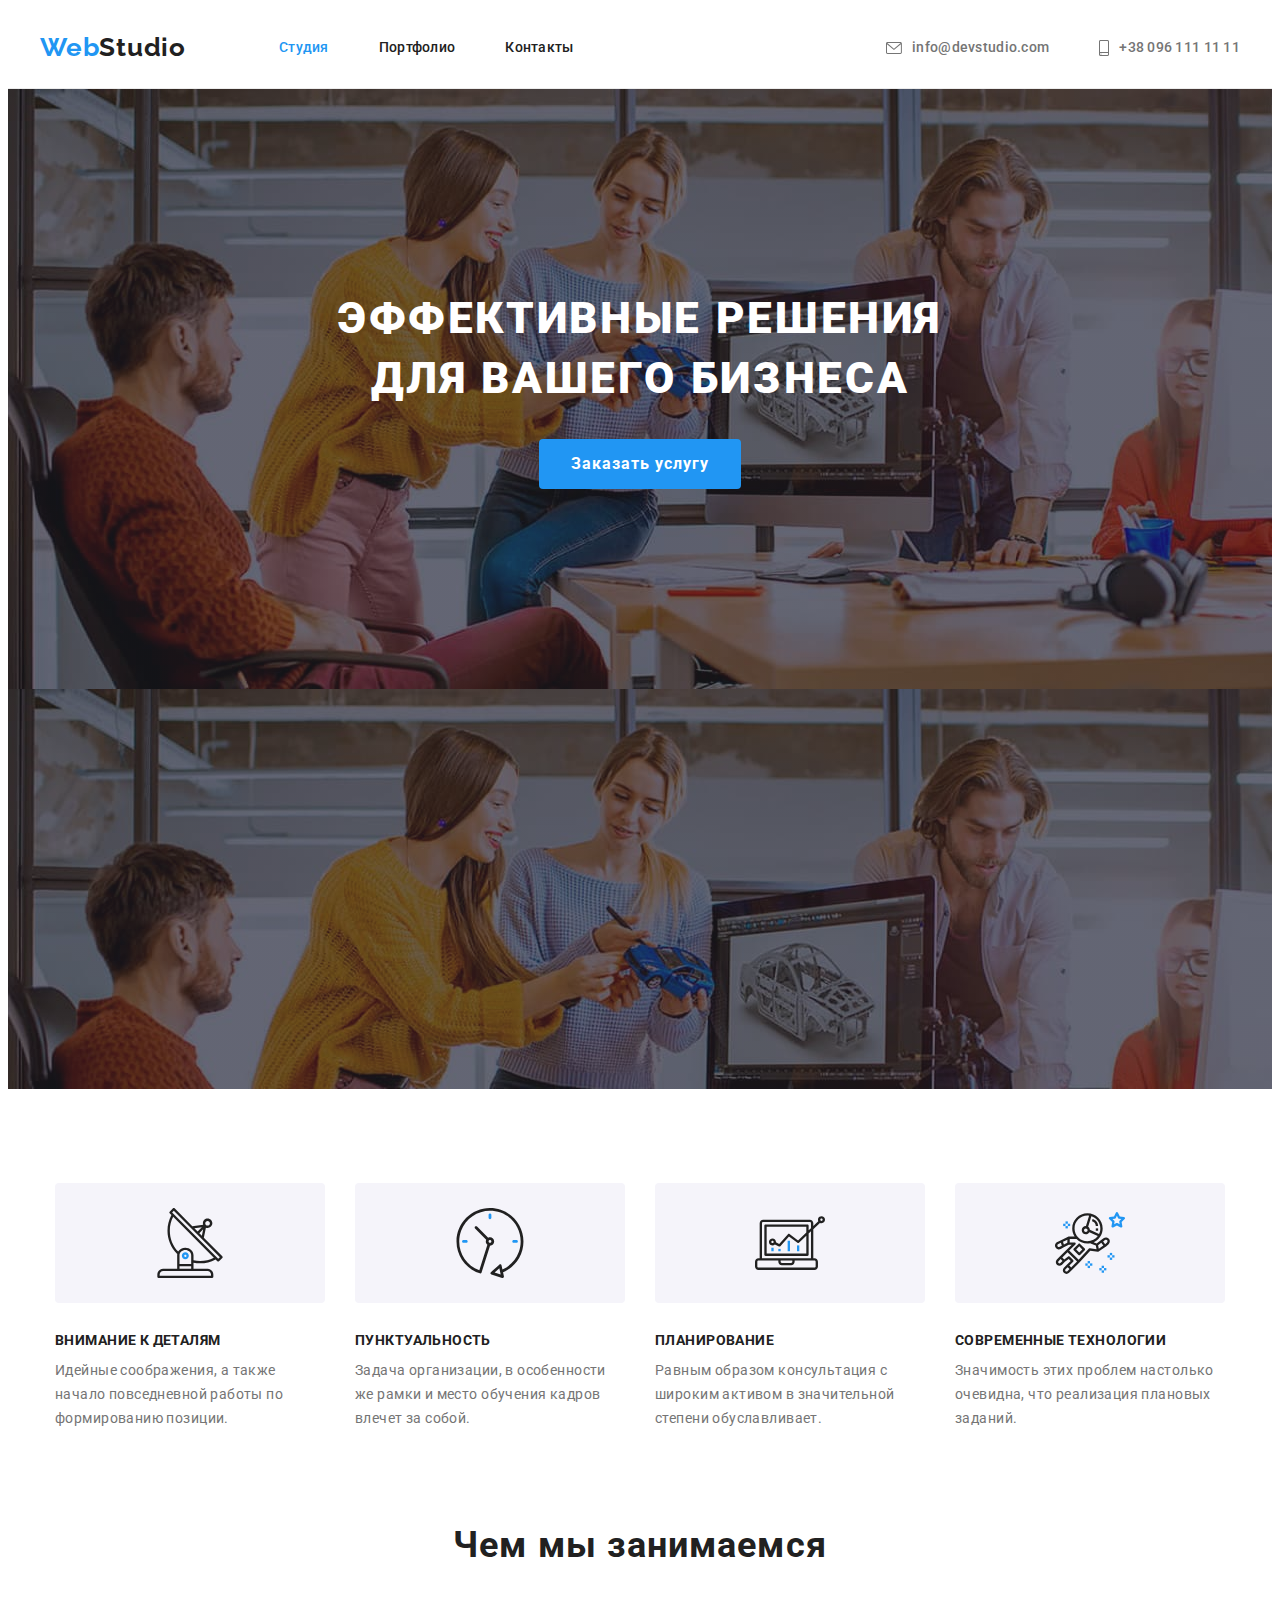
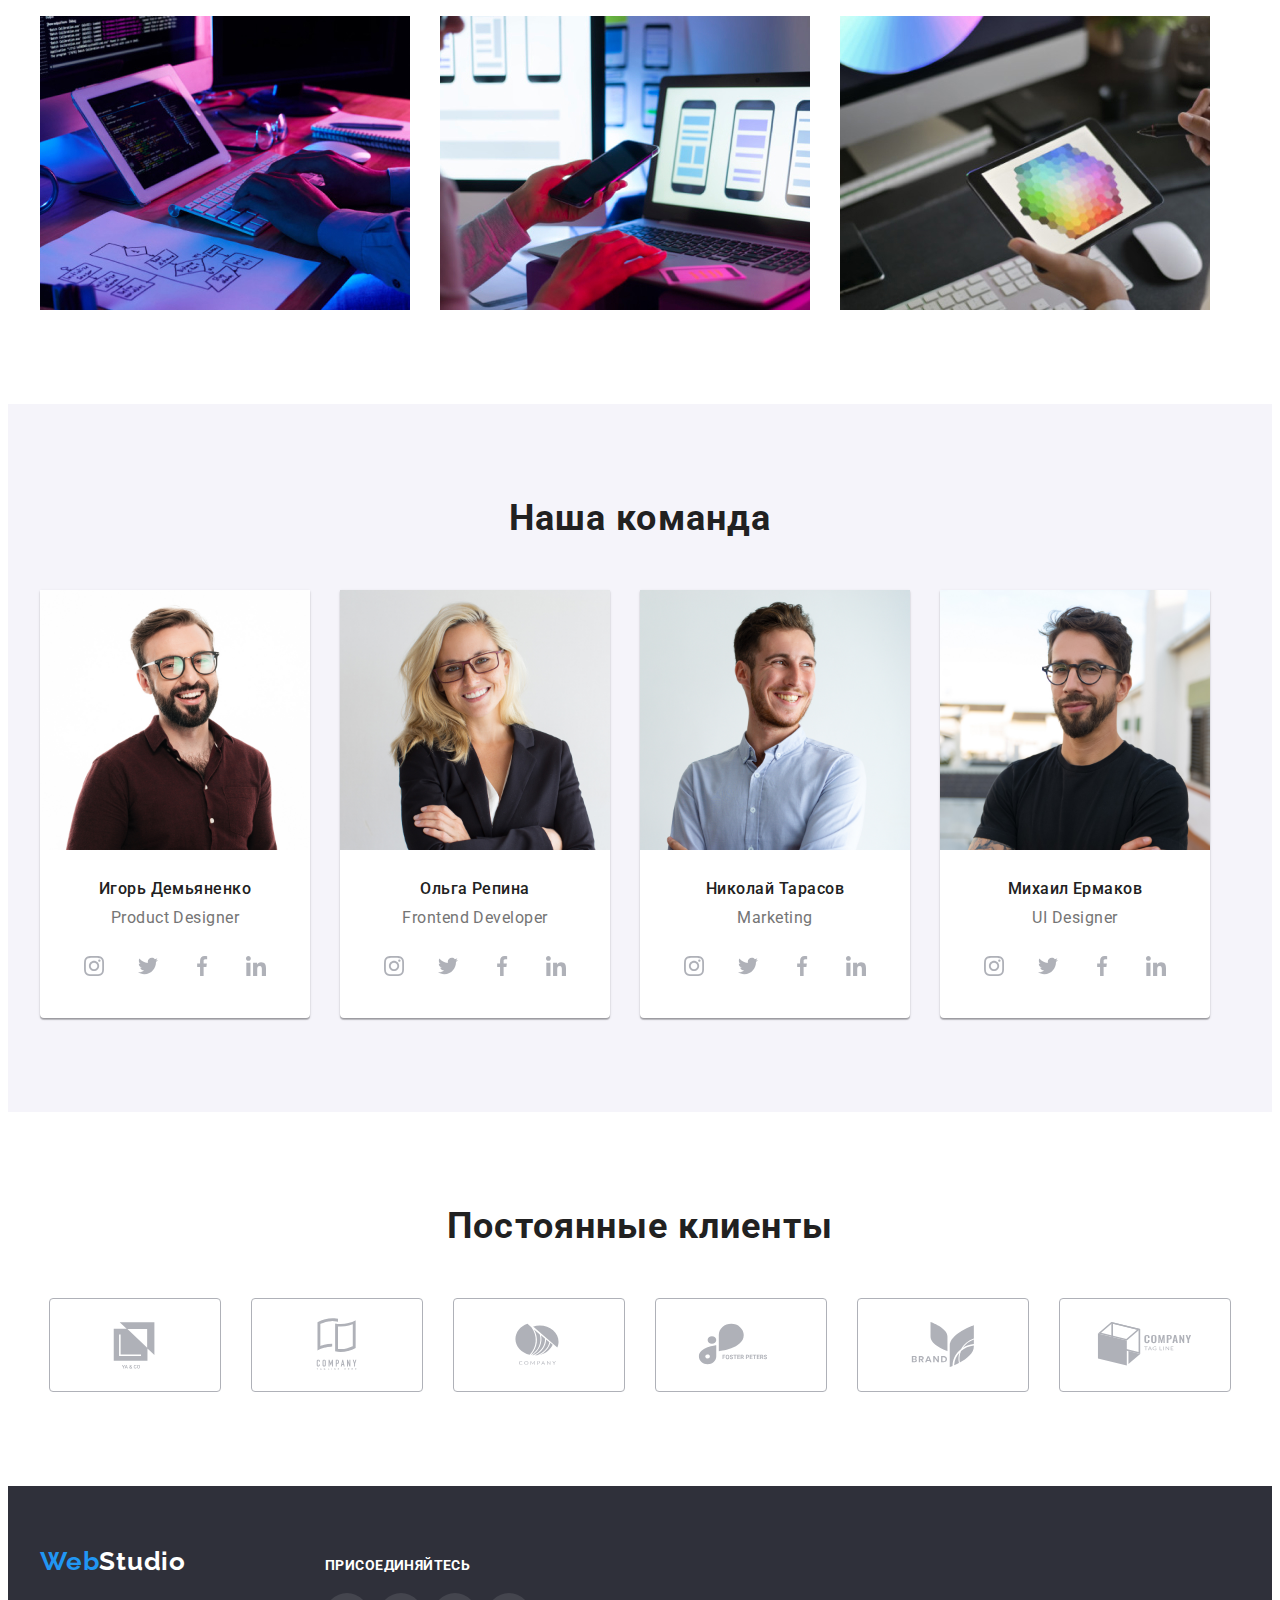
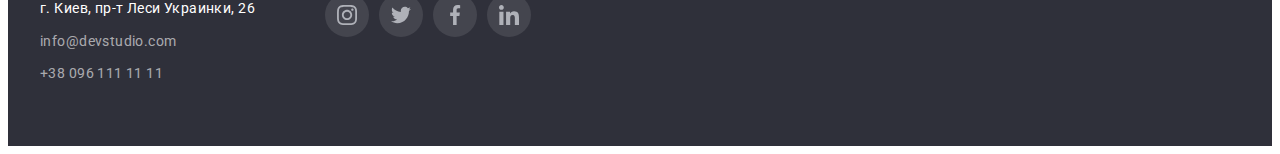
<file: index.html>
<!DOCTYPE html>
<html lang="ru">
  <head>
    <meta charset="UTF-8" />
    <meta http-equiv="X-UA-Compatible" content="IE=edge" />
    <meta name="viewport" content="width=device-width, initial-scale=1.0" />
    <title>WebStudio</title>

    <link rel="preconnect" href="https://fonts.googleapis.com" />
    <link rel="preconnect" href="https://fonts.gstatic.com" crossorigin />
    <link
      href="https://fonts.googleapis.com/css2?family=Raleway:wght@700&family=Roboto:wght@400;500;700;900&display=swap"
      rel="stylesheet"
    />
    <link
      rel="stylesheet"
      href="https://cdnjs.cloudflare.com/ajax/libs/modern-normalize/1.1.0/modern-normalize.min.css"
      integrity="sha512-wpPYUAdjBVSE4KJnH1VR1HeZfpl1ub8YT/NKx4PuQ5NmX2tKuGu6U/JRp5y+Y8XG2tV+wKQpNHVUX03MfMFn9Q=="
      crossorigin="anonymous"
      referrerpolicy="no-referrer"
    />
    <link rel="stylesheet" href="./css/reset.css" />
    <link rel="stylesheet" href="./css/style.css" />
  </head>
  <body>
    <header class="header-section">
      <div class="container">
        <nav class="nav-container">
          <a class="logo-header" href="./index.html"><span class="accent-blue">Web</span>Studio</a>
          <ul class="nav-section">
            <li class="nav-list"><a class="link-header active" href="./index.html">Студия</a></li>
            <li class="nav-list"><a class="link-header" href="./portfolio.html">Портфолио</a></li>
            <li class="nav-list"><a class="link-header" href="">Контакты</a></li>
          </ul>
          <ul class="contacts-section">
            <li class="contacts-items">
              <a class="adress-header link-header" href="mailto:info@devstudio.com">
                <svg class="header-icon" width="16" height="12">
                  <use href="./images/icons.svg#icon-envelope"></use>
                </svg>
                info@devstudio.com</a
              >
            </li>
            <li>
              <a class="adress-header link-header" href="tel:+380961111111">
                <svg class="header-icon" width="10" height="16">
                  <use href="./images/icons.svg#icon-smartphone"></use>
                </svg>
                +38 096 111 11 11</a
              >
            </li>
          </ul>
        </nav>
      </div>
    </header>

    <main>
      <section class="main-section">
        <div class="container">
          <h1 class="main-section-title">Эффективные решения для вашего бизнеса</h1>
          <button class="button-primary" type="button">Заказать услугу</button>
        </div>
      </section>

      <section class="benefits-section">
        <div class="container">
          <ul class="benefits-container">
            <li class="benefits-description">
              <div class="benefits-section-icon">
                <svg width="70" height="70">
                  <use href="./images/icons.svg#icon-antenna"></use>
                </svg>
              </div>
              <h3 class="benefits-title">Внимание к деталям</h3>
              <p class="benefits-text">
                Идейные соображения, а также начало повседневной работы по формированию позиции.
              </p>
            </li>
            <li class="benefits-description">
              <div class="benefits-section-icon">
                <svg width="70" height="70">
                  <use href="./images/icons.svg#icon-clock"></use>
                </svg>
              </div>
              <h3 class="benefits-title">Пунктуальность</h3>
              <p class="benefits-text">
                Задача организации, в особенности же рамки и место обучения кадров влечет за собой.
              </p>
            </li>
            <li class="benefits-description">
              <div class="benefits-section-icon">
                <svg width="70" height="70">
                  <use href="./images/icons.svg#icon-diagram"></use>
                </svg>
              </div>
              <h3 class="benefits-title">Планирование</h3>
              <p class="benefits-text">
                Равным образом консультация с широким активом в значительной степени обуславливает.
              </p>
            </li>
            <li class="benefits-description">
              <div class="benefits-section-icon">
                <svg width="70" height="70">
                  <use href="./images/icons.svg#icon-astronaut"></use>
                </svg>
              </div>
              <h3 class="benefits-title">Современные технологии</h3>
              <p class="benefits-text">
                Значимость этих проблем настолько очевидна, что реализация плановых заданий.
              </p>
            </li>
          </ul>
        </div>
      </section>

      <section class="section-works">
        <div class="container">
          <h2 class="section-title">Чем мы занимаемся</h2>
          <ul class="works-list">
            <li class="works-items">
              <img src="./images/box1.jpg" width="370" alt="Робота за комп'ютером" />
            </li>
            <li class="works-items">
              <img src="./images/img.jpg" width="370" alt="Робота за комп'ютером" />
            </li>
            <li class="works-items">
              <img src="./images/box2.jpg" width="370" alt="Робота за комп'ютером" />
            </li>
          </ul>
        </div>
      </section>

      <section class="section-command">
        <div class="container">
          <h2 class="section-title">Наша команда</h2>
          <ul class="command-list">
            <li class="command-people">
              <img src="./images/people1.jpg" width="270" alt="Игорь Демьяненко" />
              <div class="command-container">
                <h3 class="command-title">Игорь Демьяненко</h3>
                <p class="command-text">Product Designer</p>
                <ul class="command-social-list">
                  <li class="command-social-item">
                    <a href="" class="command-social-link">
                      <svg class="command-social-icon" width="20" height="20">
                        <use href="./images/icons.svg#icon-instagram-2"></use>
                      </svg>
                    </a>
                  </li>
                  <li class="command-social-item">
                    <a href="" class="command-social-link">
                      <svg class="command-social-icon" width="20" height="20">
                        <use href="./images/icons.svg#icon-twitter-1"></use>
                      </svg>
                    </a>
                  </li>
                  <li class="command-social-item">
                    <a href="" class="command-social-link">
                      <svg class="command-social-icon" width="20" height="20">
                        <use href="./images/icons.svg#icon-facebook-1"></use>
                      </svg>
                    </a>
                  </li>
                  <li class="command-social-item">
                    <a href="" class="command-social-link">
                      <svg class="command-social-icon" width="20" height="20">
                        <use href="./images/icons.svg#icon-linkedin-1"></use>
                      </svg>
                    </a>
                  </li>
                </ul>
              </div>
            </li>
            <li class="command-people">
              <img src="./images/people2.jpg" width="270" alt="Ольга Репина" />
              <div class="command-container">
                <h3 class="command-title">Ольга Репина</h3>
                <p class="command-text">Frontend Developer</p>
                <ul class="command-social-list">
                  <li class="command-social-item">
                    <a href="" class="command-social-link">
                      <svg class="command-social-icon" width="20" height="20">
                        <use href="./images/icons.svg#icon-instagram-2"></use>
                      </svg>
                    </a>
                  </li>
                  <li class="command-social-item">
                    <a href="" class="command-social-link">
                      <svg class="command-social-icon" width="20" height="20">
                        <use href="./images/icons.svg#icon-twitter-1"></use>
                      </svg>
                    </a>
                  </li>
                  <li class="command-social-item">
                    <a href="" class="command-social-link">
                      <svg class="command-social-icon" width="20" height="20">
                        <use href="./images/icons.svg#icon-facebook-1"></use>
                      </svg>
                    </a>
                  </li>
                  <li class="command-social-item">
                    <a href="" class="command-social-link">
                      <svg class="command-social-icon" width="20" height="20">
                        <use href="./images/icons.svg#icon-linkedin-1"></use>
                      </svg>
                    </a>
                  </li>
                </ul>
              </div>
            </li>
            <li class="command-people">
              <img src="./images/people3.jpg" width="270" alt="Николай Тарасов" />
              <div class="command-container">
                <h3 class="command-title">Николай Тарасов</h3>
                <p class="command-text">Marketing</p>
                <ul class="command-social-list">
                  <li class="command-social-item">
                    <a href="" class="command-social-link">
                      <svg class="command-social-icon" width="20" height="20">
                        <use href="./images/icons.svg#icon-instagram-2"></use>
                      </svg>
                    </a>
                  </li>
                  <li class="command-social-item">
                    <a href="" class="command-social-link">
                      <svg class="command-social-icon" width="20" height="20">
                        <use href="./images/icons.svg#icon-twitter-1"></use>
                      </svg>
                    </a>
                  </li>
                  <li class="command-social-item">
                    <a href="" class="command-social-link">
                      <svg class="command-social-icon" width="20" height="20">
                        <use href="./images/icons.svg#icon-facebook-1"></use>
                      </svg>
                    </a>
                  </li>
                  <li class="command-social-item">
                    <a href="" class="command-social-link">
                      <svg class="command-social-icon" width="20" height="20">
                        <use href="./images/icons.svg#icon-linkedin-1"></use>
                      </svg>
                    </a>
                  </li>
                </ul>
              </div>
            </li>
            <li class="command-people">
              <img src="./images/people4.jpg" width="270" alt="Михаил Ермаков" />
              <div class="command-container">
                <h3 class="command-title">Михаил Ермаков</h3>
                <p class="command-text">UI Designer</p>
                <ul class="command-social-list">
                  <li class="command-social-item">
                    <a href="" class="command-social-link">
                      <svg class="command-social-icon" width="20" height="20">
                        <use href="./images/icons.svg#icon-instagram-2"></use>
                      </svg>
                    </a>
                  </li>
                  <li class="command-social-item">
                    <a href="" class="command-social-link">
                      <svg class="command-social-icon" width="20" height="20">
                        <use href="./images/icons.svg#icon-twitter-1"></use>
                      </svg>
                    </a>
                  </li>
                  <li class="command-social-item">
                    <a href="" class="command-social-link">
                      <svg class="command-social-icon" width="20" height="20">
                        <use href="./images/icons.svg#icon-facebook-1"></use>
                      </svg>
                    </a>
                  </li>
                  <li class="command-social-item">
                    <a href="" class="command-social-link">
                      <svg class="command-social-icon" width="20" height="20">
                        <use href="./images/icons.svg#icon-linkedin-1"></use>
                      </svg>
                    </a>
                  </li>
                </ul>
              </div>
            </li>
          </ul>
        </div>
      </section>
      <section class="section-clients">
        <div class="container">
          <h2 class="clients-title">Постоянные клиенты</h2>
          <ul class="clients-list">
            <li class="clients-item">
              <a class="clients-link" href="">
                <svg class="clients-icon" width="106" height="60">
                  <use href="./images/icons.svg#icon-Logo-0"></use>
                </svg>
              </a>
            </li>
            <li class="clients-item">
              <a class="clients-link" href="">
                <svg class="clients-icon" width="106" height="60">
                  <use href="./images/icons.svg#icon-Logo-1"></use>
                </svg>
              </a>
            </li>
            <li class="clients-item">
              <a class="clients-link" href="">
                <svg class="clients-icon" width="106" height="60">
                  <use href="./images/icons.svg#icon-Logo-2"></use>
                </svg>
              </a>
            </li>
            <li class="clients-item">
              <a class="clients-link" href="">
                <svg class="clients-icon" width="106" height="60">
                  <use href="./images/icons.svg#icon-Logo-3"></use>
                </svg>
              </a>
            </li>
            <li class="clients-item">
              <a class="clients-link" href="">
                <svg class="clients-icon" width="106" height="60">
                  <use href="./images/icons.svg#icon-Logo-4"></use>
                </svg>
              </a>
            </li>
            <li class="clients-item">
              <a class="clients-link" href="">
                <svg class="clients-icon" width="106" height="60">
                  <use href="./images/icons.svg#icon-Logo-5"></use>
                </svg>
              </a>
            </li>
          </ul>
        </div>
      </section>
    </main>

    <footer class="footer">
      <div class="container">
        <ul class="footer-info">
          <li>
            <a class="logo-footer" href="index.html"
              ><span class="accent-blue">Web</span><span class="accent-white">Studio</span></a
            >
            <ul class="footer-list">
              <li class="footer-item">
                <p class="home-adress">г. Киев, пр-т Леси Украинки, 26</p>
              </li>
              <li class="footer-item">
                <a class="adress-footer link-footer" href="mailto:info@devstudio.com"
                  >info@devstudio.com</a
                >
              </li>
              <li class="footer-item">
                <a class="adress-footer link-footer" href="tel:+380961111111">+38 096 111 11 11</a>
              </li>
            </ul>
          </li>
          <li>
            <div class="right-text">
              <p>присоединяйтесь</p>
              <ul class="footer-social-list">
                <li class="footer-social-item">
                  <a href="" class="footer-social-link">
                    <svg class="footer-social-icon" width="20" height="20">
                      <use href="./images/icons.svg#icon-instagram-2"></use>
                    </svg>
                  </a>
                </li>
                <li class="footer-social-item">
                  <a href="" class="footer-social-link">
                    <svg class="footer-social-icon" width="20" height="20">
                      <use href="./images/icons.svg#icon-twitter-1"></use>
                    </svg>
                  </a>
                </li>
                <li class="footer-social-item">
                  <a href="" class="footer-social-link">
                    <svg class="footer-social-icon" width="20" height="20">
                      <use href="./images/icons.svg#icon-facebook-1"></use>
                    </svg>
                  </a>
                </li>
                <li class="footer-social-item">
                  <a href="" class="footer-social-link">
                    <svg class="footer-social-icon" width="20" height="20">
                      <use href="./images/icons.svg#icon-linkedin-1"></use>
                    </svg>
                  </a>
                </li>
              </ul>
            </div>
          </li>
        </ul>
      </div>
    </footer>
  </body>
</html>
</file>
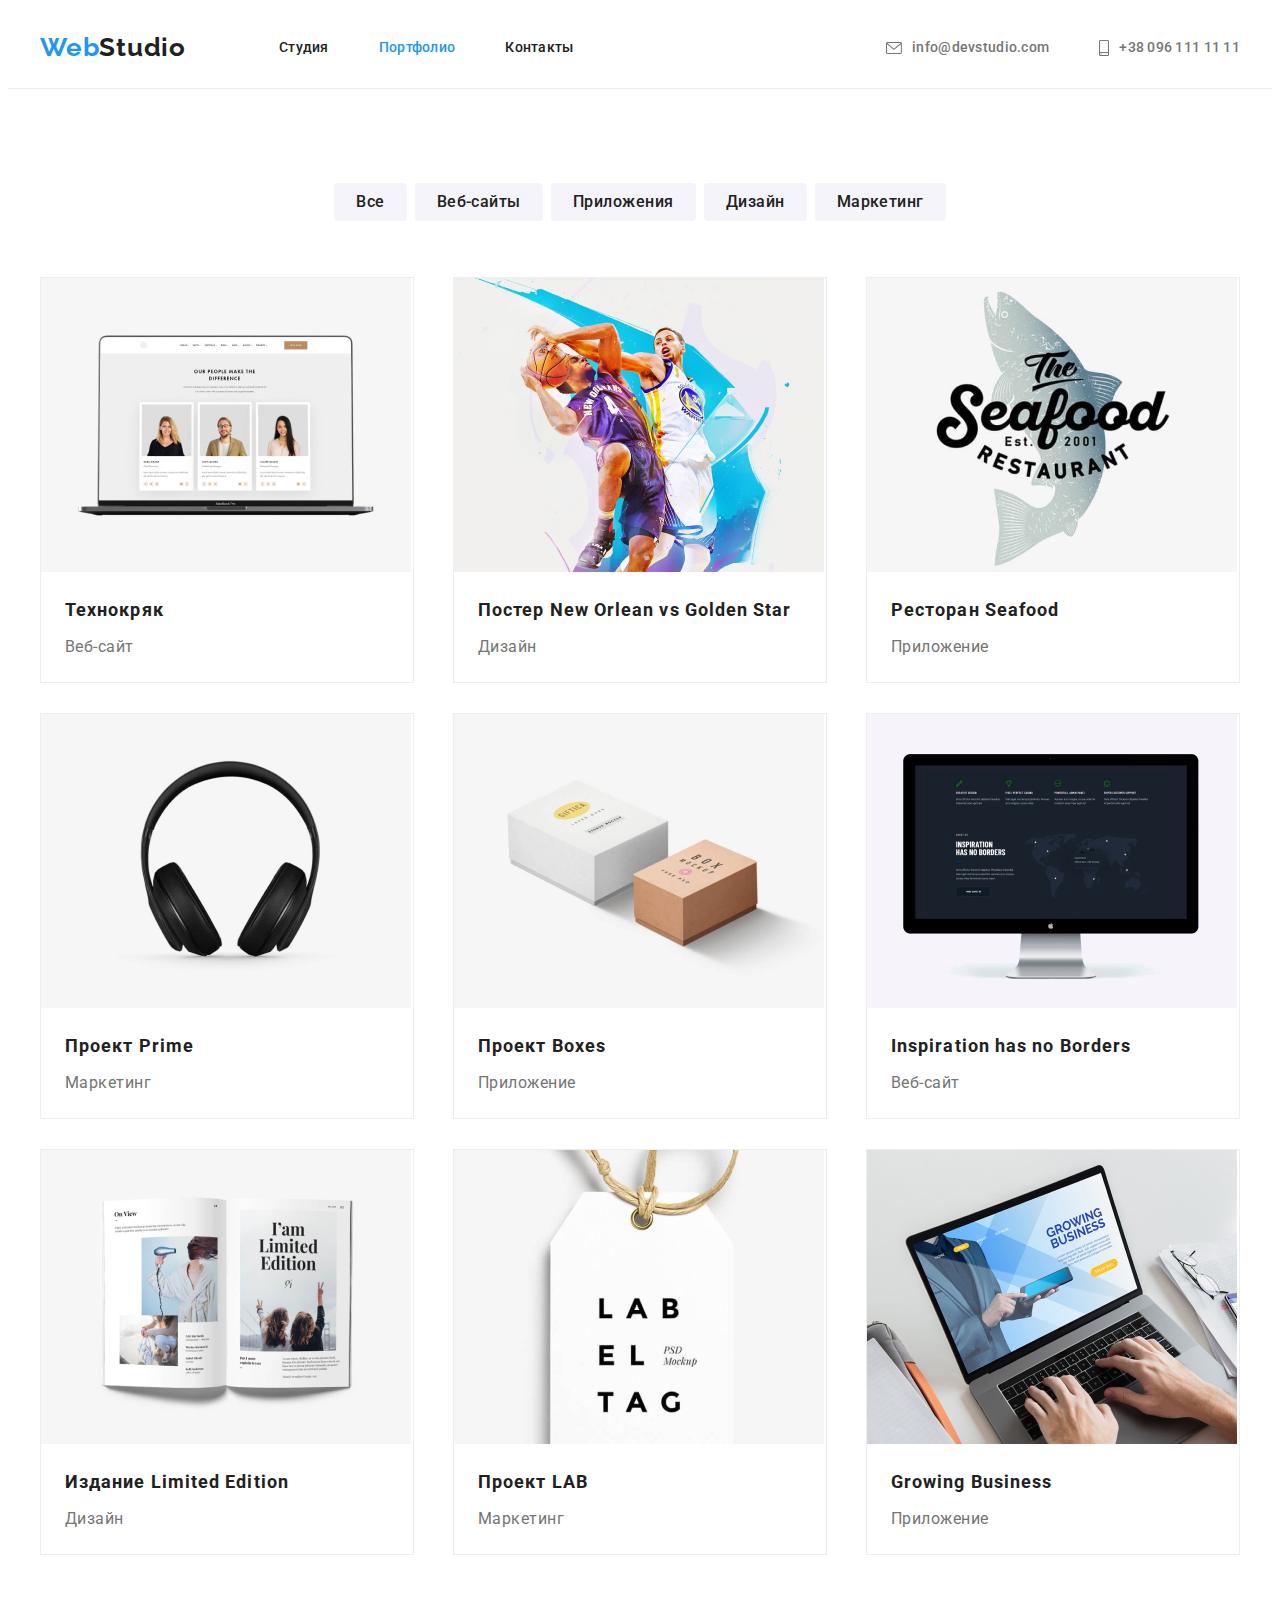
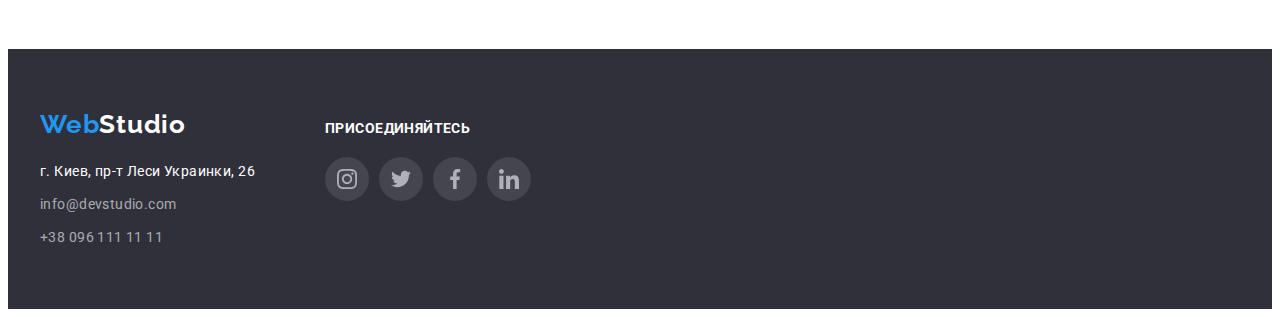
<file: portfolio.html>
<!DOCTYPE html>
<html lang="ru">
  <head>
    <meta charset="UTF-8" />
    <meta http-equiv="X-UA-Compatible" content="IE=edge" />
    <meta name="viewport" content="width=device-width, initial-scale=1.0" />
    <title>WebStudio</title>

    <link rel="preconnect" href="https://fonts.googleapis.com" />
    <link rel="preconnect" href="https://fonts.gstatic.com" crossorigin />
    <link
      href="https://fonts.googleapis.com/css2?family=Raleway:wght@700&family=Roboto:wght@400;500;700;900&display=swap"
      rel="stylesheet"
    />
    <link
      rel="stylesheet"
      href="https://cdnjs.cloudflare.com/ajax/libs/modern-normalize/1.1.0/modern-normalize.min.css"
      integrity="sha512-wpPYUAdjBVSE4KJnH1VR1HeZfpl1ub8YT/NKx4PuQ5NmX2tKuGu6U/JRp5y+Y8XG2tV+wKQpNHVUX03MfMFn9Q=="
      crossorigin="anonymous"
      referrerpolicy="no-referrer"
    />
    <link rel="stylesheet" href="./css/reset.css" />
    <link rel="stylesheet" href="./css/style.css" />
  </head>
  <body>
    <header class="header-section">
      <div class="container">
        <nav class="nav-container">
          <a class="logo-header" href="./index.html"><span class="accent-blue">Web</span>Studio</a>
          <ul class="nav-section">
            <li class="nav-list"><a class="link-header" href="./index.html">Студия</a></li>
            <li class="nav-list">
              <a class="link-header active" href="./portfolio.html">Портфолио</a>
            </li>
            <li class="nav-list"><a class="link-header" href="">Контакты</a></li>
          </ul>
          <ul class="contacts-section">
            <li class="contacts-items">
              <a class="adress-header link-header" href="mailto:info@devstudio.com">
                <svg class="header-icon" width="16" height="12">
                  <use href="./images/icons.svg#icon-envelope"></use>
                </svg>
                info@devstudio.com</a
              >
            </li>
            <li>
              <a class="adress-header link-header" href="tel:+380961111111">
                <svg class="header-icon" width="10" height="16">
                  <use href="./images/icons.svg#icon-smartphone"></use>
                </svg>
                +38 096 111 11 11</a
              >
            </li>
          </ul>
        </nav>
      </div>
    </header>
    <main>
      <section class="photo-portfolio">
        <div class="container">
          <h1 class="visually-hidden">Портфолио</h1>
          <ul class="btn-list">
            <li class="btn-item"><button class="button" type="button">Все</button></li>
            <li class="btn-item"><button class="button" type="button">Веб-сайты</button></li>
            <li class="btn-item"><button class="button" type="button">Приложения</button></li>
            <li class="btn-item"><button class="button" type="button">Дизайн</button></li>
            <li class="btn-item"><button class="button" type="button">Маркетинг</button></li>
          </ul>

          <ul class="portfolio-list">
            <li class="portfolio-item">
              <a href="./">
                <img src="./images/image-portfolio/img1.jpg" width="370" alt="Технокряк" />
                <div class="portfolio-adout">
                  <h3 class="section-all-title">Технокряк</h3>
                  <p class="section-all-text">Веб-сайт</p>
                </div>
              </a>
            </li>
            <li class="portfolio-item">
              <a href="./">
                <img
                  src="./images/image-portfolio/img2.jpg"
                  width="370"
                  alt="Постер New Orlean vs Golden Star"
                />
                <div class="portfolio-adout">
                  <h3 class="section-all-title">Постер New Orlean vs Golden Star</h3>
                  <p class="section-all-text">Дизайн</p>
                </div>
              </a>
            </li>
            <li class="portfolio-item">
              <a href="./">
                <img src="./images/image-portfolio/img3.jpg" width="370" alt="Ресторан Seafood" />
                <div class="portfolio-adout">
                  <h3 class="section-all-title">Ресторан Seafood</h3>
                  <p class="section-all-text">Приложение</p>
                </div>
              </a>
            </li>
            <li class="portfolio-item">
              <a href="./">
                <img src="./images/image-portfolio/img4.jpg" width="370" alt="Проект Prime" />
                <div class="portfolio-adout">
                  <h3 class="section-all-title">Проект Prime</h3>
                  <p class="section-all-text">Маркетинг</p>
                </div>
              </a>
            </li>
            <li class="portfolio-item">
              <a href="./">
                <img src="./images/image-portfolio/img5.jpg" width="370" alt="Проект Boxes" />
                <div class="portfolio-adout">
                  <h3 class="section-all-title">Проект Boxes</h3>
                  <p class="section-all-text">Приложение</p>
                </div>
              </a>
            </li>
            <li class="portfolio-item">
              <a href="./"
                ><img
                  src="./images/image-portfolio/img6.jpg"
                  width="370"
                  alt="Inspiration has no Borders"
                />
                <div class="portfolio-adout">
                  <h3 class="section-all-title">Inspiration has no Borders</h3>
                  <p class="section-all-text">Веб-сайт</p>
                </div>
              </a>
            </li>
            <li class="portfolio-item">
              <a href="./">
                <img
                  src="./images/image-portfolio/img7.jpg"
                  width="370"
                  alt="Издание Limited Edition"
                />
                <div class="portfolio-adout">
                  <h3 class="section-all-title">Издание Limited Edition</h3>
                  <p class="section-all-text">Дизайн</p>
                </div>
              </a>
            </li>
            <li class="portfolio-item">
              <a href="./">
                <img src="./images/image-portfolio/img8.jpg" width="370" alt="Проект LAB" />
                <div class="portfolio-adout">
                  <h3 class="section-all-title">Проект LAB</h3>
                  <p class="section-all-text">Маркетинг</p>
                </div>
              </a>
            </li>
            <li class="portfolio-item">
              <a href="./">
                <img src="./images/image-portfolio/img9.jpg" width="370" alt="Growing Business" />
                <div class="portfolio-adout">
                  <h3 class="section-all-title">Growing Business</h3>
                  <p class="section-all-text">Приложение</p>
                </div>
              </a>
            </li>
          </ul>
        </div>
      </section>
    </main>

    <footer class="footer">
      <div class="container">
        <ul class="footer-info">
          <li>
            <a class="logo-footer" href="index.html"
              ><span class="accent-blue">Web</span><span class="accent-white">Studio</span></a
            >
            <ul class="footer-list">
              <li class="footer-item">
                <p class="home-adress">г. Киев, пр-т Леси Украинки, 26</p>
              </li>
              <li class="footer-item">
                <a class="adress-footer link-footer" href="mailto:info@devstudio.com"
                  >info@devstudio.com</a
                >
              </li>
              <li class="footer-item">
                <a class="adress-footer link-footer" href="tel:+380961111111">+38 096 111 11 11</a>
              </li>
            </ul>
          </li>
          <li>
            <div class="right-text">
              <p>присоединяйтесь</p>
              <ul class="footer-social-list">
                <li class="footer-social-item">
                  <a href="" class="footer-social-link">
                    <svg class="footer-social-icon" width="20" height="20">
                      <use href="./images/icons.svg#icon-instagram-2"></use>
                    </svg>
                  </a>
                </li>
                <li class="footer-social-item">
                  <a href="" class="footer-social-link">
                    <svg class="footer-social-icon" width="20" height="20">
                      <use href="./images/icons.svg#icon-twitter-1"></use>
                    </svg>
                  </a>
                </li>
                <li class="footer-social-item">
                  <a href="" class="footer-social-link">
                    <svg class="footer-social-icon" width="20" height="20">
                      <use href="./images/icons.svg#icon-facebook-1"></use>
                    </svg>
                  </a>
                </li>
                <li class="footer-social-item">
                  <a href="" class="footer-social-link">
                    <svg class="footer-social-icon" width="20" height="20">
                      <use href="./images/icons.svg#icon-linkedin-1"></use>
                    </svg>
                  </a>
                </li>
              </ul>
            </div>
          </li>
        </ul>
      </div>
    </footer>
  </body>
</html>
</file>
<file: css/style.css>
/* главный цвет шрифта #212121; */
/* вторичный цвет фона #757575; */
/* белый #FFFFFF; */
/* акцент #2196F3; */
/* фон главной секции студии и футера #2F303A; */
/* фон секции наша команда и кнопок в портфолио #F5F4FA; */
/* цвет ссылок футера #rgba(255, 255, 255, 0.6); */

:root {
  --main-text-color: #212121;
  --secont-text-color: #757575;
  --white-text-color: #ffffff;
  --accent: #2196f3;
  --background-main-section-studio-and-footer: #2f303a;
  --background-section-command-and-button-portfolio: #f5f4fa;
  --icon-color: #afb1b8;
}

body {
  background-color: var(--white-text-color);
  color: var(--main-text-color);
  font-family: roboto, sans-serif;
}

.container {
  width: 1200px;
  margin: 0 auto;
  padding-left: 15px;
  padding-right: 15px;
}
/*-----------------ХЕДЕР-------------- */
.header-section {
  border-bottom: 1px solid #ececec;
}
/* Логотип */

.logo-header {
  padding: 24px 0px 25px 0px;
  margin-right: 93px;

  color: var(--main-text-color);
  font-family: Raleway, sans-serif;
  font-weight: 700;
  font-size: 26px;
  line-height: 1.2;
  letter-spacing: 0.03em;
  text-decoration: none;
  display: flex;
}
.logo-footer {
  margin-bottom: 20px;

  color: var(--main-text-color);
  font-family: Raleway, sans-serif;
  font-weight: 700;
  font-size: 26px;
  line-height: 1.2;
  letter-spacing: 0.03em;
  text-decoration: none;
  display: flex;
}
.accent-blue {
  color: var(--accent);
}
.accent-white {
  color: var(--white-text-color);
}
.footer {
  background-color: var(--background-main-section-studio-and-footer);
  padding: 60px 0px 60px 0px;
  margin: 0px auto;
}

/* Оформление кнопок */

.button {
  display: inline-block;
  margin: 0 auto;
  padding: 6px 22px;
  border-radius: 4px;
  border: none;

  color: var(--main-text-color);
  background-color: var(--background-section-command-and-button-portfolio);
  font-family: inherit;
  font-weight: 500;
  font-size: 16px;
  line-height: 1.62;
  letter-spacing: 0.03em;
}

.button:hover,
.button:focus {
  display: inline-block;
  margin: 0 auto;
  padding: 6px 22px;
  border-radius: 4px;
  border: none;

  color: var(--white-text-color);
  background-color: var(--accent);
  font-family: inherit;
  font-weight: 500;
  font-size: 16px;
  line-height: 1.62;
  letter-spacing: 0.03em;
}

.button-primary {
  display: inline-block;
  border-radius: 4px;
  min-width: 200px;
  padding: 10px 32px;
  border: none;
  color: var(--white-text-color);
  background-color: var(--accent);

  font-family: inherit;
  font-weight: 700;
  font-size: 16px;
  line-height: 1.87;
  letter-spacing: 0.06em;
  text-align: center;
}
/* Ссылки шапки */
.nav-container {
  display: flex;
  align-items: center;
}
.nav-section {
  display: flex;
}

.nav-list {
  margin-right: 50px;
}
.nav-list:last-child {
  margin-right: 0px;
}

.contacts-section {
  display: flex;
  margin-left: auto;
}

.link-header {
  padding: 32px 0px;

  display: flex;
  align-items: center;

  color: var(--main-text-color);
  font-weight: 500;
  font-size: 14px;
  line-height: 1.14;
  letter-spacing: 0.02em;
  text-decoration: none;
}

.link-header:hover,
.link-header:focus {
  color: var(--accent);
  font-weight: 500;
  font-size: 14px;
  line-height: 1.14;
  letter-spacing: 0.02em;
  text-decoration: none;
}

.header-icon {
  fill: var(--secont-text-color);
  margin-right: 10px;
}
.link-header:hover svg,
.link-header:focus svg {
  fill: var(--accent);
}

.active {
  color: var(--accent);
  font-weight: 500;
  font-size: 14px;
  line-height: 1.14;
  letter-spacing: 0.02em;
  text-decoration: none;
}
/* Ссылки подвала */
.link-footer {
  color: var(--color-a-footer);
  font-weight: 400;
  font-size: 14px;
  line-height: 1.7;
  letter-spacing: 0.03em;
  text-decoration: none;
}
.link-footer:hover {
  color: var(--accent);
  font-weight: 400;
  font-size: 14px;
  line-height: 1.7;
  letter-spacing: 0.03em;
  text-decoration: none;
}
.link-footer:focus {
  color: var(--accent);
  font-weight: 400;
  font-size: 14px;
  line-height: 1.7;
  letter-spacing: 0.03em;
  text-decoration: none;
}
.home-adress {
  display: inline-block;
  color: var(--white-text-color);
  font-weight: 400;
  font-size: 14px;
  line-height: 1.7;
  letter-spacing: 0.03em;
}
.adress-header {
  color: var(--secont-text-color);
}

.contacts-items:first-child {
  margin-right: 50px;
}

.adress-footer {
  color: rgba(255, 255, 255, 0.6);
}
/* Главная секция */
.main-section {
  max-width: 1600px;
  min-height: 600px;
  margin: 0 auto;

  background-color: var(--background-main-section-studio-and-footer);
  background-image: linear-gradient(rgba(47, 48, 58, 0.4), rgba(47, 48, 58, 0.4)),
    url(../images/bg-img.jpg);
  text-align: center;
  padding-top: 200px;
  padding-bottom: 200px;
}
.main-section-title {
  color: var(--white-text-color);
  font-weight: 900;
  font-size: 44px;
  line-height: 1.36;

  letter-spacing: 0.06em;
  text-transform: uppercase;

  max-width: 696px;
  padding-bottom: 30px;
  margin: 0 auto;
}

/* Секция преимущества */
.benefits-section {
  padding: 94px 0px 47px 0px;
}

.benefits-container {
  display: flex;
  justify-content: center;
}
.benefits-title {
  color: var(--main-text-color);
  font-weight: 700;
  font-size: 14px;
  line-height: 1.14;
  letter-spacing: 0.03em;
  text-transform: uppercase;

  margin-bottom: 10px;
}

.benefits-description {
  margin-right: 30px;
}
.benefits-description:last-child {
  margin-right: 0px;
}

.benefits-text {
  color: var(--secont-text-color);
  font-weight: 400;
  font-size: 14px;
  line-height: 1.7;
  letter-spacing: 0.03em;
  max-width: 270px;
}

.benefits-section-icon {
  width: 270px;
  height: 120px;
  background-color: var(--background-section-command-and-button-portfolio);
  border-radius: 4px;
  display: flex;
  justify-content: center;
  align-items: center;

  margin-bottom: 30px;
}

/* Секция чем мы занимаемся */
.section-works {
  padding-top: 47px;
  padding-bottom: 94px;
}

.works-list {
  display: flex;
  margin-right: -30px;
}

.works-items {
  margin-right: 30px;
  width: 370px;
}

.section-title {
  color: var(--main-text-color);
  font-weight: bold;
  font-size: 36px;
  line-height: 1.16;
  text-align: center;
  letter-spacing: 0.03em;

  margin-bottom: 50px;
}
/* Секция наша команда */
.section-command {
  background-color: var(--background-section-command-and-button-portfolio);
  padding-top: 94px;
  padding-bottom: 94px;
  text-align: center;
}

.command-container {
  padding: 30px 0px;
}
.command-people {
  background-color: var(--white-text-color);
  width: 270px;
  margin-right: 30px;
  box-shadow: 0px 1px 3px rgba(0, 0, 0, 0.12), 0px 1px 1px rgba(0, 0, 0, 0.14),
    0px 2px 1px rgba(0, 0, 0, 0.2);
  border-radius: 0px 0px 4px 4px;
}

.command-people:last-child {
  margin-right: 0px;
}

.command-title {
  margin-bottom: 10px;

  color: var(--main-text-color);
  font-weight: 500;
  font-size: 16px;
  line-height: 1.18;
  letter-spacing: 0.03em;
}

.command-list {
  display: flex;
  flex-wrap: wrap;
}

.command-text {
  color: var(--secont-text-color);
  font-weight: 400;
  font-size: 16px;
  line-height: 1.18;
  letter-spacing: 0.03em;

  margin-bottom: 16px;
}

/* Порфолио */

/* Секция все */

.btn-list {
  display: flex;
  justify-content: center;
  margin-bottom: 56px;
}

.btn-item {
  margin-right: 8px;
}
.btn-item:last-child {
  margin-right: 0;
}

.btn-item:hover,
.btn-item:focus {
  box-shadow: 0px 3px 1px rgba(0, 0, 0, 0.1), 0px 1px 2px rgba(0, 0, 0, 0.08),
    0px 2px 2px rgba(0, 0, 0, 0.12);
  border-radius: 4px;
}

.visually-hidden {
  position: absolute;
  width: 1px;
  height: 1px;
  margin: -1px;
  padding: 0;
  overflow: hidden;
  border: 0;
  clip: rect(0 0 0 0);
}
.portfolio-list {
  display: flex;
  flex-wrap: wrap;
  justify-content: space-between;
}

.portfolio-item {
  margin-bottom: 30px;

  background-color: var(--white-text-color);
  width: 372px;

  border: 1px solid #eeeeee;
}

.portfolio-item:hover {
  box-shadow: 0px 1px 1px rgba(0, 0, 0, 0.12), 0px 4px 4px rgba(0, 0, 0, 0.06),
    1px 4px 6px rgba(0, 0, 0, 0.16);
}

.portfolio-item:nth-child(n + 7) {
  margin-bottom: 0;
}
.portfolio-adout {
  padding: 20px 24px;
}
.section-all-title {
  margin-bottom: 4px;

  color: var(--main-text-color);
  font-weight: 700;
  font-size: 18px;
  line-height: 2;
  letter-spacing: 0.06em;
}
.section-all-text {
  color: var(--secont-text-color);
  font-weight: 400;
  font-size: 16px;
  line-height: 1.87;
  letter-spacing: 0.03em;
}

.photo-portfolio a {
  text-decoration: none;
}

.photo-portfolio {
  padding: 94px 0px 94px 0px;
}

.footer-list {
  display: flex;
  flex-direction: column;
}
.footer-item {
  margin-bottom: 9px;
}
.footer-item:last-child {
  margin-bottom: 0px;
}
.command-social-list {
  display: flex;
  justify-content: center;
}
.command-social-item {
  margin-right: 10px;
}
.command-social-item:last-child {
  margin-right: 0px;
}
.command-social-link {
  width: 44px;
  height: 44px;
  border-radius: 50%;
  display: flex;
  justify-content: center;
  align-items: center;
}
.command-social-icon {
  fill: var(--icon-color);
}
.command-social-link:hover,
.command-social-link:focus {
  background-color: var(--accent);
}

.command-social-link:hover svg,
.command-social-link:focus svg {
  fill: var(--white-text-color);
}

.footer-info {
  display: flex;
  align-items: baseline;
}

.right-text {
  margin-left: 70px;
}

.footer-social-list {
  display: flex;
}

.footer-social-item {
  margin-right: 10px;
}
.footer-social-item:last-child {
  margin-right: 0px;
}
.footer-social-link {
  width: 44px;
  height: 44px;
  border-radius: 50%;
  background-color: rgba(255, 255, 255, 0.1);
  display: flex;
  justify-content: center;
  align-items: center;
}
.footer-social-icon {
  fill: var(--icon-color);
}
.footer-social-link:hover,
.footer-social-link:focus {
  background-color: var(--accent);
}

.footer-social-link:hover svg,
.footer-social-link:focus svg {
  fill: var(--white-text-color);
}

.right-text p {
  font-style: normal;
  font-weight: 700;
  font-size: 14px;
  line-height: 1.14;
  letter-spacing: 0.03em;
  text-transform: uppercase;

  color: var(--white-text-color);

  margin-bottom: 20px;
}

.section-clients {
  padding: 94px 0px;
}

.clients-title {
  font-weight: 700;
  font-size: 36px;
  line-height: 1.16;
  text-align: center;
  letter-spacing: 0.03em;

  margin-bottom: 50px;
}

.clients-list {
  display: flex;
  justify-content: center;
}
.clients-item {
  margin-right: 30px;
}
.clients-item:last-child {
  margin-right: 0;
}

.clients-link {
  width: 170px;
  height: 92px;
  border: 1px solid var(--icon-color);
  border-radius: 4px;
  display: flex;
  justify-content: center;
  align-items: center;
}
.clients-link:hover,
.clients-link:focus {
  border: 1px solid var(--accent);
}
.clients-icon {
  fill: var(--icon-color);
}

.clients-link:hover svg,
.clients-link:focus svg {
  fill: var(--accent);
}
</file>
